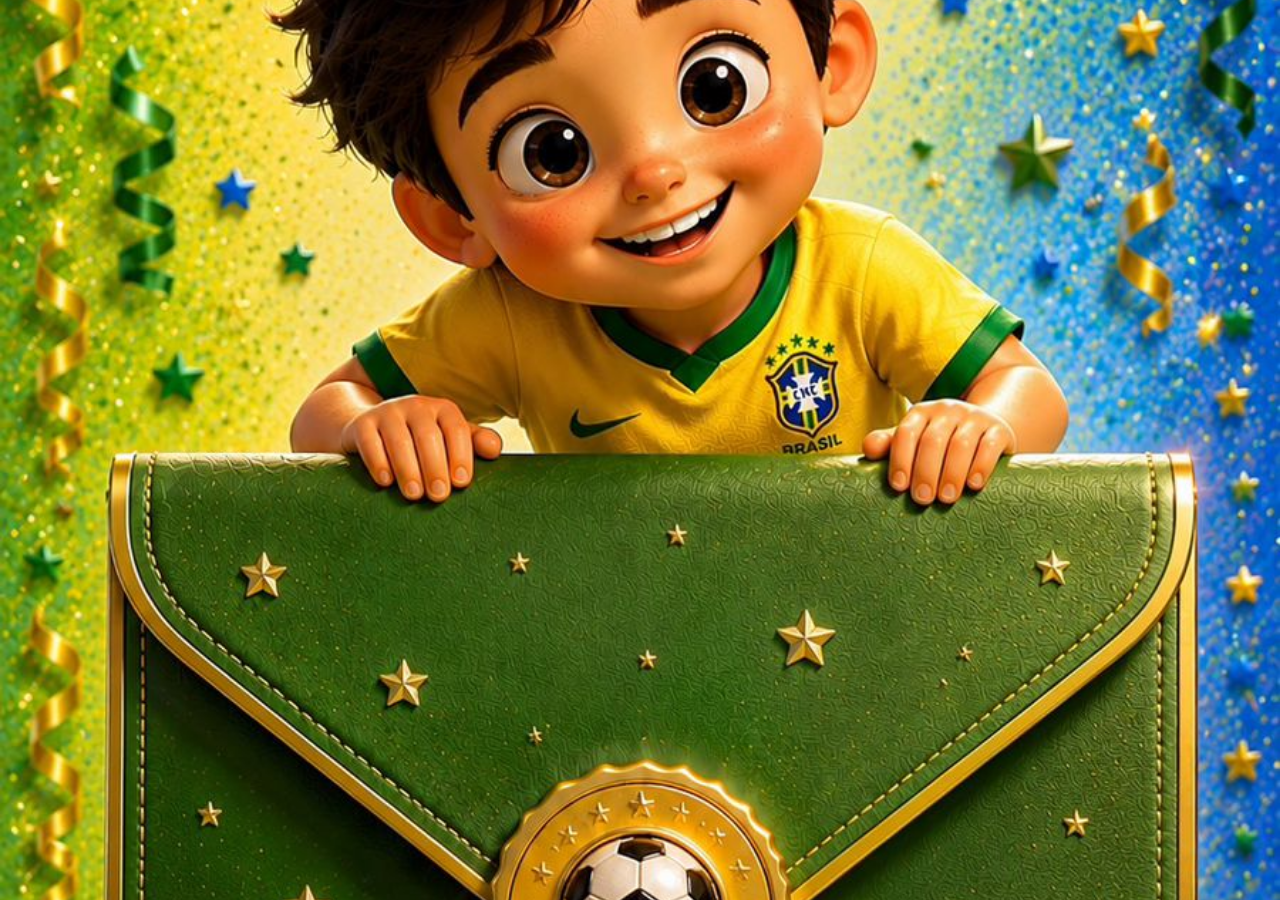
<file: index.html>
<!DOCTYPE html>
<html lang="pt-BR">
<head>
<meta charset="UTF-8">

<meta property="og:title" content="Convocação Especial • Gabriel 10 anos">
<meta property="og:description" content="Toque para abrir seu convite oficial.">
<meta property="og:image" content="https://lariparo-prog.github.io/gabriel-10-anos/preview-whatsapp.jpeg">
<meta property="og:url" content="https://lariparo-prog.github.io/gabriel-10-anos/">
<meta property="og:type" content="website">

<meta name="twitter:card" content="summary_large_image">
<meta name="twitter:title" content="Convocação Especial • Gabriel 10 anos">
<meta name="twitter:description" content="Toque para abrir seu convite oficial.">
<meta name="twitter:image" content="https://lariparo-prog.github.io/gabriel-10-anos/preview-whatsapp.jpeg">

<meta http-equiv="refresh" content="0; url=abertura.html">

<title>Gabriel 10 anos</title>
</head>
<body>
</body>
</html>
</file>
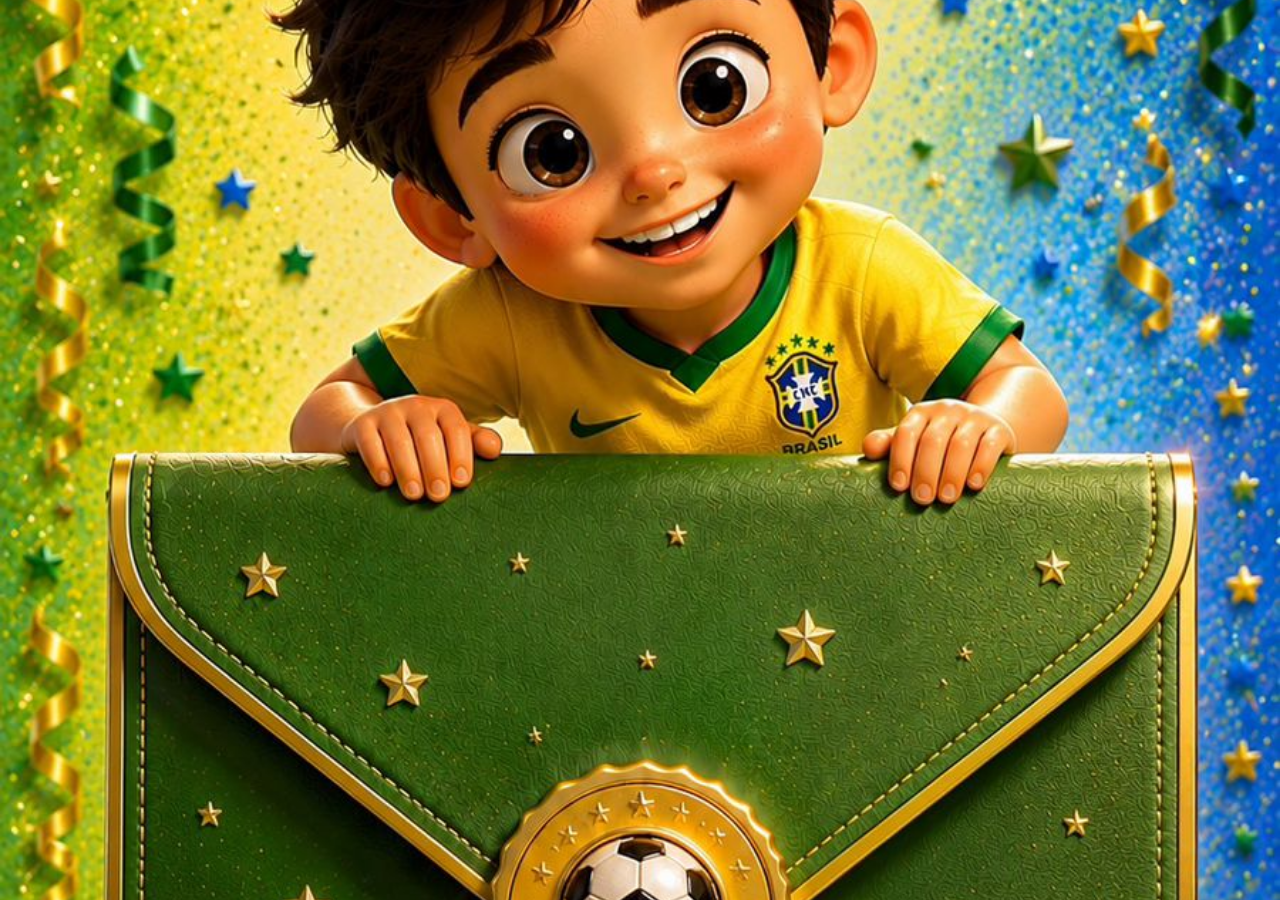
<file: abertura.html>
<!DOCTYPE html>
<html lang="pt-BR">
<head>
<meta charset="UTF-8">
<meta name="viewport" content="width=device-width, initial-scale=1.0, maximum-scale=1.0, user-scalable=no">

<title>Abertura Gabriel</title>

<style>
*{
    margin:0;
    padding:0;
    box-sizing:border-box;
}

html, body{
    width:100%;
    height:100%;
    overflow:hidden;
    background:#000;
    position:fixed;
}

#poster{
    width:100vw;
    height:100svh;
    object-fit:cover;
    object-position:center center;
    display:block;
    cursor:pointer;
}

#video{
    width:100vw;
    height:100svh;
    object-fit:cover;
    display:none;
}
</style>
</head>

<body>

<img id="poster" src="poster.jpeg">

<video id="video" playsinline>
    <source src="abertura.mp4" type="video/mp4">
</video>

<script>
const poster = document.getElementById("poster");
const video = document.getElementById("video");

function abrirVideo(){
    poster.style.display = "none";
    video.style.display = "block";
    video.play();
}

function irParaConvite(){
    window.location.href = "convite.html";
}

poster.addEventListener("click", abrirVideo);
video.addEventListener("ended", irParaConvite);
</script>

</body>
</html>
</file>
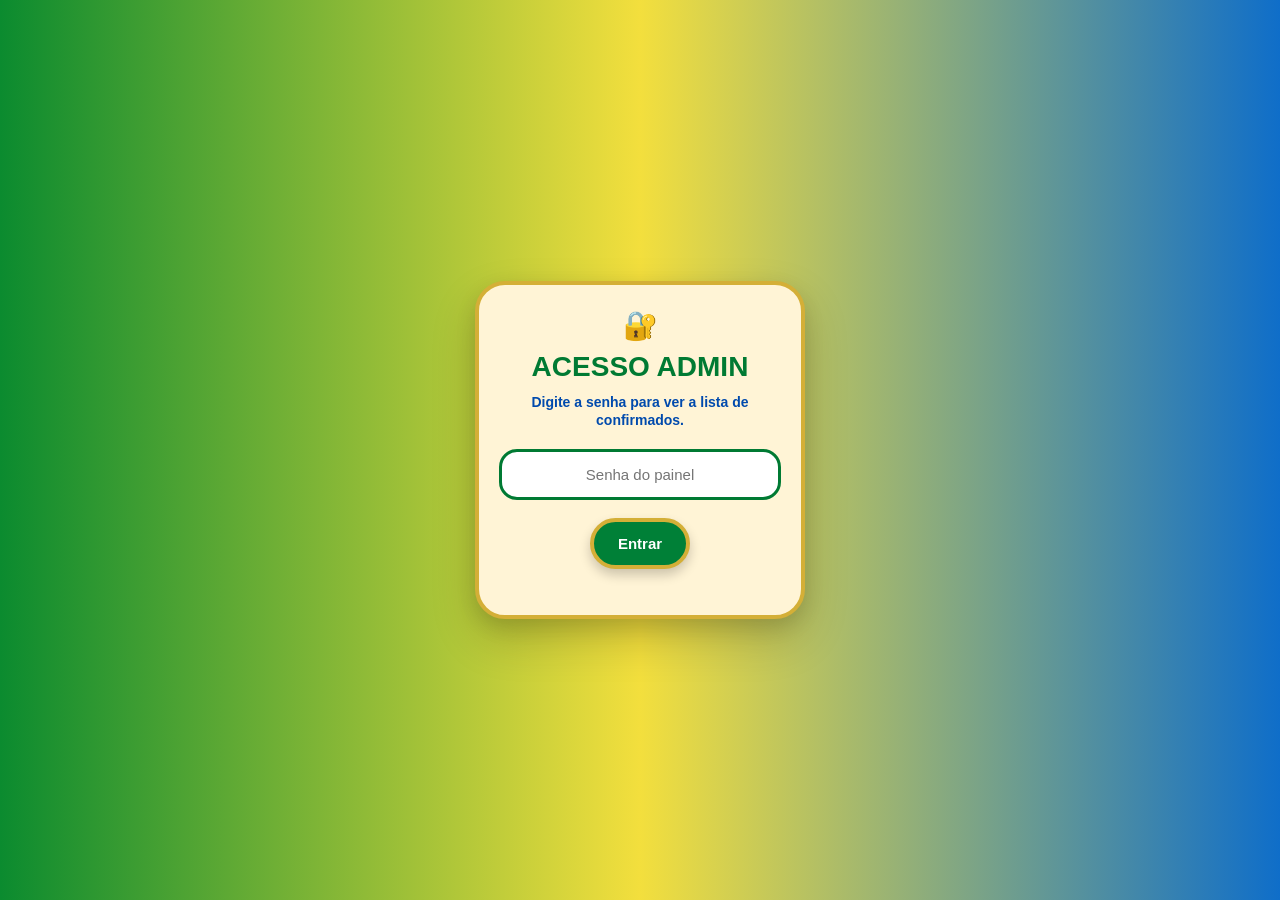
<file: admin.html>
<!DOCTYPE html>
<html lang="pt-BR">

<head>
    <meta charset="UTF-8">
    <meta name="viewport" content="width=device-width, initial-scale=1.0">
    <title>Painel Admin</title>
    <link rel="stylesheet" href="style.css">
</head>

<body>

<main class="story">

    <div id="telaSenha" class="card">

        <div class="topo">🔐</div>

        <h3>Acesso Admin</h3>

        <p class="subtitulo">
            Digite a senha para ver a lista de confirmados.
        </p>

        <input type="password" id="senhaAdmin" placeholder="Senha do painel">

        <button onclick="entrarAdmin()">Entrar</button>

        <p id="erroSenha" class="toque"></p>

    </div>

    <div id="painelAdmin" class="card escondido">

        <div class="topo">📋</div>

        <h3>Painel Admin</h3>

        <div id="resumoAdmin" class="resumo-admin"></div>

        <div class="filtros-admin">
            <button onclick="filtrarLista('todos')">Todos</button>
            <button onclick="filtrarLista('entraram')">Entraram</button>
            <button onclick="filtrarLista('naoEntraram')">Não entraram</button>
        </div>

        <input 
            type="text" 
            id="busca" 
            placeholder="Pesquisar convidado"
            onkeyup="pesquisarConvidado()"
        >

        <div id="listaConfirmados"></div>

        <button onclick="copiarListaWhatsapp()">📋 Copiar para WhatsApp</button>

        <button onclick="baixarCSV()">📥 Baixar Excel</button>

        <button onclick="limparLista()">🗑️ Limpar Lista</button>

    </div>

</main>

<script>
const SENHA_ADMIN = "gabriel10";

let lista = JSON.parse(localStorage.getItem("confirmacoes")) || [];

let filtroAtual = "todos";

let area = document.getElementById("listaConfirmados");
let resumo = document.getElementById("resumoAdmin");

function entrarAdmin() {
    let senhaDigitada = document.getElementById("senhaAdmin").value;
    let erro = document.getElementById("erroSenha");

    if (senhaDigitada === SENHA_ADMIN) {
        document.getElementById("telaSenha").classList.add("escondido");
        document.getElementById("painelAdmin").classList.remove("escondido");

        atualizarLista();
    } else {
        erro.innerHTML = "Senha incorreta. Tente novamente.";
    }
}

function atualizarLista() {
    lista = JSON.parse(localStorage.getItem("confirmacoes")) || [];

    mostrarResumo();
    aplicarFiltros();
}

function mostrarResumo() {
    let totalConfirmacoes = lista.length;
    let totalAdultos = 0;
    let totalCriancas = 0;
    let totalEntraram = 0;
    let totalNaoEntraram = 0;

    lista.forEach(function(item) {
        totalAdultos += Number(item.adultos) || 0;
        totalCriancas += Number(item.criancas) || 0;

        if (item.status === "utilizado") {
            totalEntraram++;
        } else {
            totalNaoEntraram++;
        }
    });

    let totalPessoas = totalAdultos + totalCriancas;

    resumo.innerHTML = `
        <div class="resumo-admin-grid">
            <div>
                <strong>${totalConfirmacoes}</strong>
                <span>confirmações</span>
            </div>

            <div>
                <strong>${totalPessoas}</strong>
                <span>pessoas</span>
            </div>

            <div>
                <strong>${totalAdultos}</strong>
                <span>adultos</span>
            </div>

            <div>
                <strong>${totalCriancas}</strong>
                <span>crianças</span>
            </div>

            <div>
                <strong>${totalEntraram}</strong>
                <span>entraram</span>
            </div>

            <div>
                <strong>${totalNaoEntraram}</strong>
                <span>não entraram</span>
            </div>
        </div>
    `;
}

function filtrarLista(filtro) {
    filtroAtual = filtro;

    aplicarFiltros();
}

function aplicarFiltros() {
    let texto = document.getElementById("busca").value.toLowerCase();

    let resultado = lista.filter(function(item) {
        let combinaBusca =
            item.nome.toLowerCase().includes(texto) ||
            item.codigo.toLowerCase().includes(texto);

        let combinaFiltro = true;

        if (filtroAtual === "entraram") {
            combinaFiltro = item.status === "utilizado";
        }

        if (filtroAtual === "naoEntraram") {
            combinaFiltro = item.status !== "utilizado";
        }

        return combinaBusca && combinaFiltro;
    });

    mostrarLista(resultado);
}

function mostrarLista(listaFiltrada) {
    area.innerHTML = "";

    if (listaFiltrada.length === 0) {
        area.innerHTML = "<p class='subtitulo'>Nenhuma confirmação encontrada.</p>";
        return;
    }

    listaFiltrada.forEach(function(item) {
        let totalPessoas = (Number(item.adultos) || 0) + (Number(item.criancas) || 0);

        let statusTexto = "⏳ Não entrou";

        if (item.status === "utilizado") {
            statusTexto = "✅ Entrou";
        }

        area.innerHTML += `
            <div class="convidado">
                <span>${item.codigo}</span>
                <strong>${item.nome}</strong>
                <p>${item.adultos} adulto(s) • ${item.criancas} criança(s)</p>
                <p>Total: ${totalPessoas} pessoa(s)</p>
                <p>${item.data}</p>
                <p><strong>${statusTexto}</strong></p>
            </div>
        `;
    });
}

function pesquisarConvidado() {
    aplicarFiltros();
}

function calcularTotais() {
    let totalAdultos = 0;
    let totalCriancas = 0;
    let totalEntraram = 0;
    let totalNaoEntraram = 0;

    lista.forEach(function(item) {
        totalAdultos += Number(item.adultos) || 0;
        totalCriancas += Number(item.criancas) || 0;

        if (item.status === "utilizado") {
            totalEntraram++;
        } else {
            totalNaoEntraram++;
        }
    });

    return {
        confirmacoes: lista.length,
        adultos: totalAdultos,
        criancas: totalCriancas,
        pessoas: totalAdultos + totalCriancas,
        entraram: totalEntraram,
        naoEntraram: totalNaoEntraram
    };
}

function copiarListaWhatsapp() {
    atualizarLista();

    if (lista.length === 0) {
        alert("Nenhuma confirmação para copiar.");
        return;
    }

    let totais = calcularTotais();

    let relatorio = "CONFIRMADOS - GABRIEL 10 ANOS\n\n";

    lista.forEach(function(item) {
        let status = item.status === "utilizado" ? "ENTROU" : "NÃO ENTROU";

        relatorio += item.codigo + " | " + item.nome + " | " +
            item.adultos + " adulto(s) | " +
            item.criancas + " criança(s) | " +
            status + " | " +
            item.data + "\n";
    });

    relatorio += "\nTOTAL:\n";
    relatorio += totais.confirmacoes + " confirmação(ões)\n";
    relatorio += totais.adultos + " adulto(s)\n";
    relatorio += totais.criancas + " criança(s)\n";
    relatorio += totais.pessoas + " pessoa(s)\n";
    relatorio += totais.entraram + " já entraram\n";
    relatorio += totais.naoEntraram + " não entraram\n";

    navigator.clipboard.writeText(relatorio);

    alert("Lista copiada! Agora é só colar no WhatsApp.");
}

function baixarCSV() {
    atualizarLista();

    if (lista.length === 0) {
        alert("Nenhuma confirmação para baixar.");
        return;
    }

    let csv = "Código;Nome;Adultos;Crianças;Total de Pessoas;Status;Data\n";

    lista.forEach(function(item) {
        let totalPessoas = (Number(item.adultos) || 0) + (Number(item.criancas) || 0);
        let status = item.status === "utilizado" ? "Entrou" : "Não entrou";

        csv += item.codigo + ";";
        csv += item.nome + ";";
        csv += item.adultos + ";";
        csv += item.criancas + ";";
        csv += totalPessoas + ";";
        csv += status + ";";
        csv += item.data + "\n";
    });

    let arquivo = new Blob([csv], { type: "text/csv;charset=utf-8;" });

    let link = document.createElement("a");
    link.href = URL.createObjectURL(arquivo);
    link.download = "confirmados-gabriel-10-anos.csv";
    link.click();
}

function limparLista() {
    let confirmar = confirm("Tem certeza que deseja limpar toda a lista? Essa ação não pode ser desfeita.");

    if (confirmar) {
        localStorage.removeItem("confirmacoes");
        localStorage.removeItem("proximoCodigo");
        location.reload();
    }
}
</script>

</body>

</html>
</file>
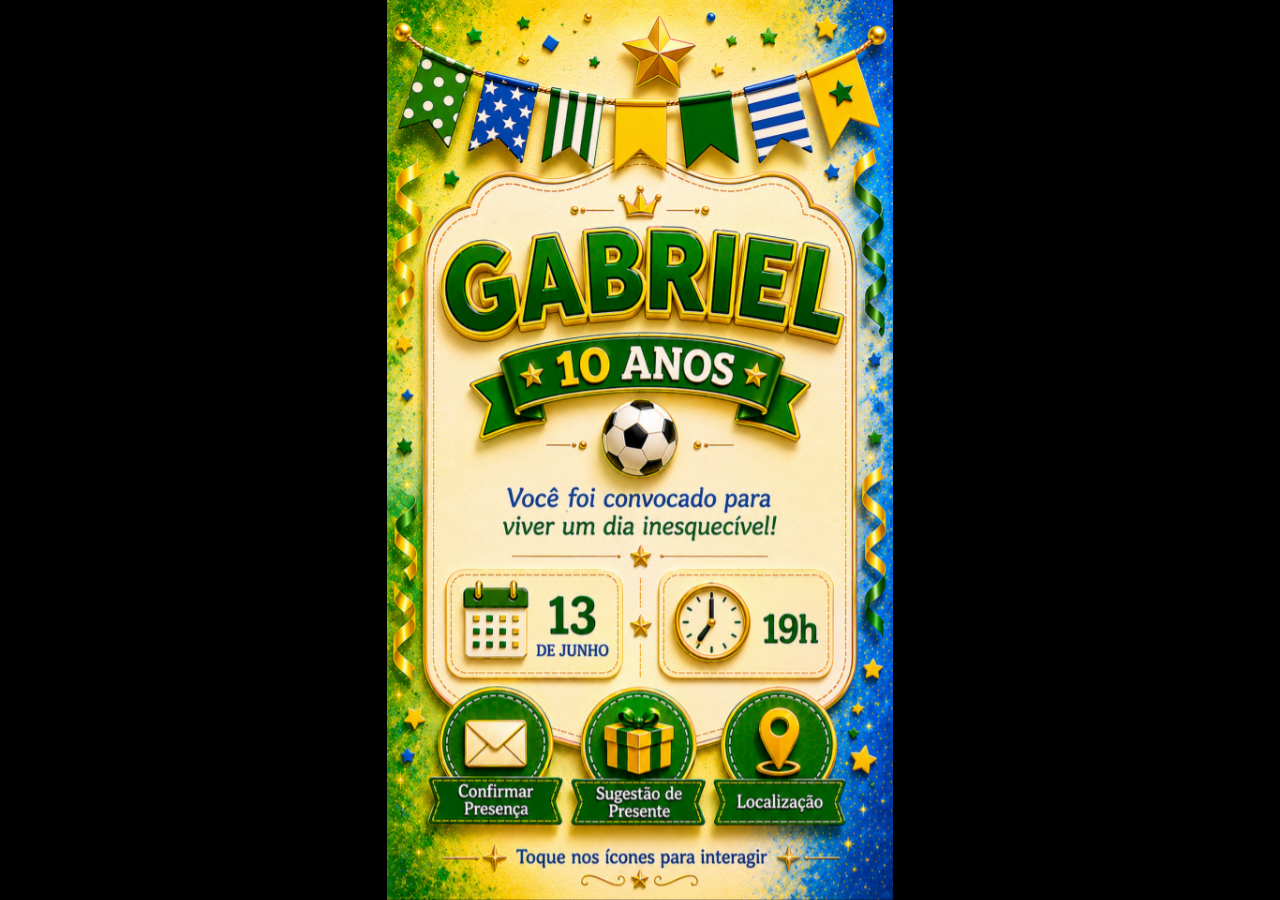
<file: convite.html>
<!DOCTYPE html>
<html lang="pt-BR">
<head>
<meta charset="UTF-8">
<meta name="viewport" content="width=device-width, initial-scale=1.0">

<title>Convite Copa do Mundo</title>

<style>
*{
    margin:0;
    padding:0;
    box-sizing:border-box;
}

body{
    background:#000;
    position:fixed;
    width:100vw;
    height:100svh;
    overflow:hidden;
}

.imagem{
    width:100vw;
    height:100svh;
    object-fit:contain;
    object-position:center;
    display:block;
}

.presentes{
    position:absolute;
    top:76%;
    left:35%;
    width:30%;
    height:8%;
    cursor:pointer;
}

.confirmar{
    position:absolute;
    top:76%;
    left:5%;
    width:30%;
    height:8%;
    cursor:pointer;
}

.localizacao{
    position:absolute;
    top:76%;
    left:65%;
    width:30%;
    height:8%;
    cursor:pointer;
}
</style>
</head>

<body>

<img src="convite.png" class="imagem">

<div class="presentes"
onclick="window.location.href='presentes.html'">
</div>

<div class="confirmar"
onclick="window.location.href='confirmacao.html'">
</div>

<div class="localizacao"
onclick="window.open('https://www.google.com/maps/place/Gr%C3%AAmio+Cultural+de+Colina+-+R.+Dr.+Osc%C3%A1r+Pinheiro+Barcelos,+291,+Colina+-+SP,+14770-000/@-20.7123217,-48.5308659,17z/data=!4m6!3m5!1s0x94bb92bdae47f1b1:0xdc0c65a21ed74bdc!8m2!3d-20.7123217!4d-48.5308659!16s%2Fg%2F1tdb0s_6')">
</div>

</body>
</html>
</file>
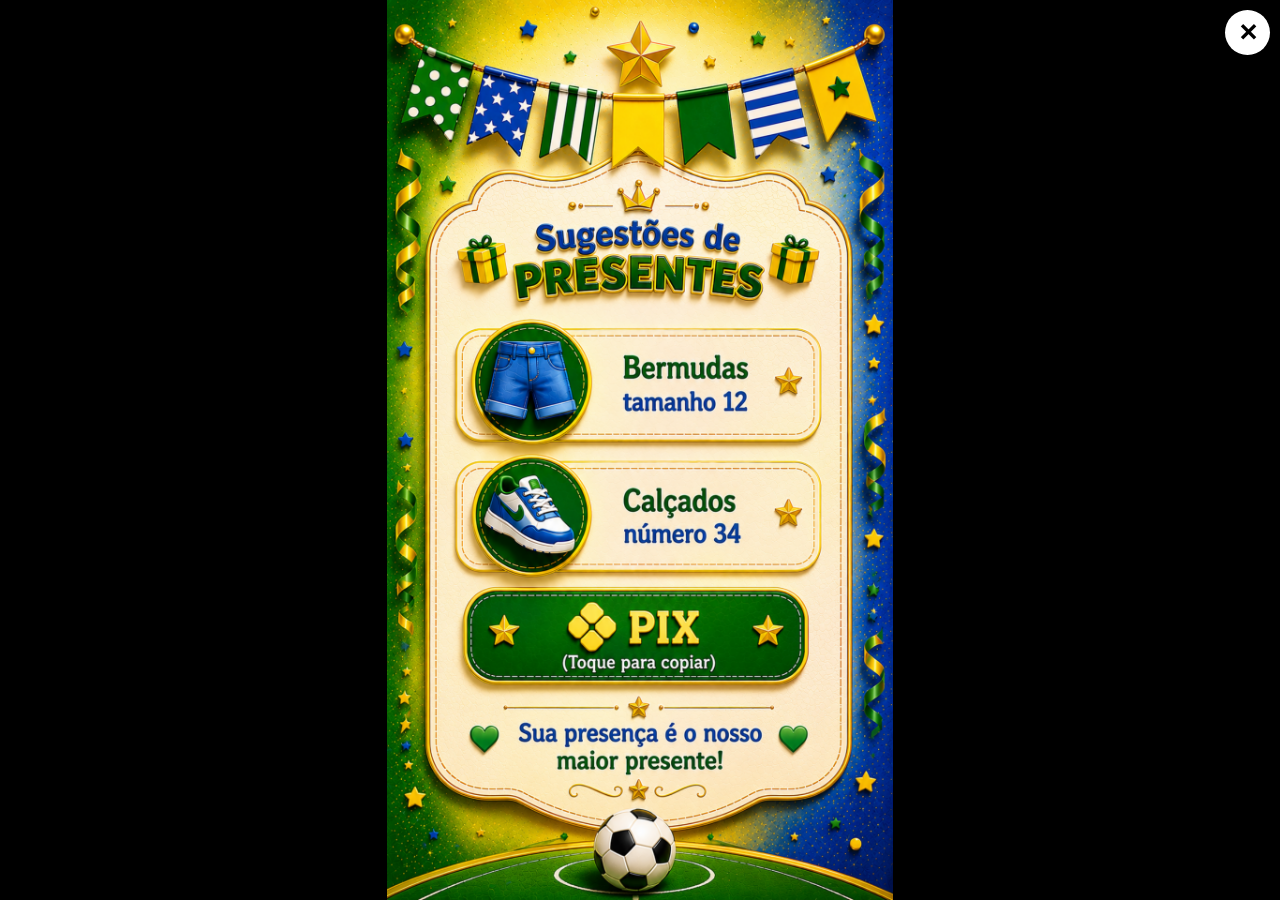
<file: presentes.html>
<!DOCTYPE html>
<html lang="pt-BR">
<head>
<meta charset="UTF-8">
<meta name="viewport" content="width=device-width, initial-scale=1.0">

<title>Sugestões de Presentes</title>

<style>
*{
    margin:0;
    padding:0;
    box-sizing:border-box;
}

body{
    background:#000;
    width:100vw;
    height:100svh;
    overflow:hidden;
    position:fixed;
}

.imagem{
    width:100vw;
    height:100svh;
    object-fit:contain;
    object-position:center;
    display:block;
}

.fechar{
    position:fixed;
    top:10px;
    right:10px;
    width:45px;
    height:45px;
    border:none;
    border-radius:50%;
    background:white;
    font-size:24px;
    font-weight:bold;
    cursor:pointer;
    z-index:999;
}

.pix{
    position:absolute;
    top:60%;
    left:8%;
    width:84%;
    height:14%;
    cursor:pointer;
}

.mensagem{
    position:fixed;
    bottom:30px;
    left:50%;
    transform:translateX(-50%);
    background:#16a34a;
    color:white;
    padding:12px 20px;
    border-radius:10px;
    font-weight:bold;
    white-space: nowrap;
    width: max-content;
    display:none;
    z-index:9999;
}
</style>
</head>

<body>

<button class="fechar" onclick="window.location.href='convite.html'">
✕
</button>

<img src="presentes.png" class="imagem">

<div class="pix" onclick="copiarPix()"></div>

<div class="mensagem" id="msg">
✅ Chave Pix copiada!
</div>

<script>
function copiarPix(){

    navigator.clipboard.writeText("+5517991445659");

    const msg = document.getElementById("msg");
    msg.style.display = "block";

    setTimeout(()=>{
        msg.style.display = "none";
    },2000);
}
</script>

</body>
</html>
</file>
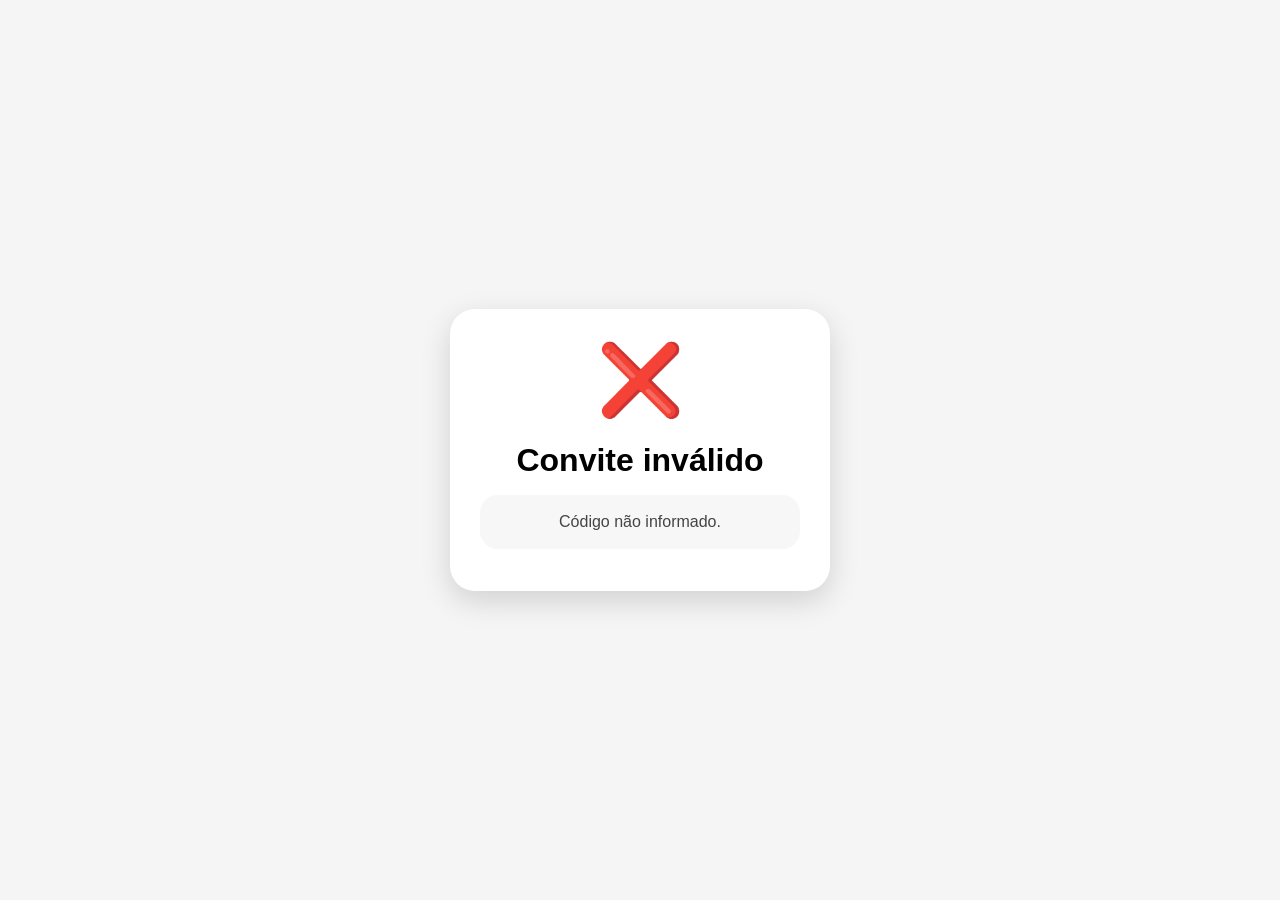
<file: validar.html>
<!DOCTYPE html>
<html lang="pt-BR">

<head>
<meta charset="UTF-8">
<meta name="viewport" content="width=device-width, initial-scale=1.0">

<title>Validação</title>

<style>

body{
    margin:0;
    min-height:100vh;
    display:flex;
    justify-content:center;
    align-items:center;
    background:#f5f5f5;
    font-family:Arial,sans-serif;
}

.card{
    width:320px;
    background:white;
    padding:30px;
    border-radius:25px;
    text-align:center;
    box-shadow:0 10px 30px rgba(0,0,0,.15);
}

.status{
    font-size:70px;
    margin-bottom:15px;
}

h1{
    margin-bottom:15px;
}

.nome{
    font-size:24px;
    color:#007a33;
    font-weight:bold;
    margin-bottom:16px;
}

.dados{
    background:#f7f7f7;
    border-radius:18px;
    padding:14px;
    color:#444;
    font-size:16px;
    line-height:1.6;
    margin-top:10px;
}

.codigo{
    margin-top:12px;
    color:#d4af37;
    font-weight:bold;
    font-size:18px;
}

</style>

</head>

<body>

<div class="card">

    <div id="status" class="status">⏳</div>

    <h1 id="titulo">Validando...</h1>

    <div id="nome" class="nome"></div>

    <div id="dados" class="dados"></div>

    <div id="codigo" class="codigo"></div>

</div>

<script src="validar.js"></script>

</body>
</html>
</file>
<file: style.css>
*{
    margin:0;
    padding:0;
    box-sizing:border-box;
}

body{
    font-family:Arial, sans-serif;
    height:100svh;
    background:linear-gradient(90deg,#0b8b2f 0%,#f3df3d 50%,#0f6ec9 100%);
    display:flex;
    justify-content:center;
    align-items:center;
    overflow:hidden;
}

.story{
    width:100vw;
    height:100svh;
    display:flex;
    justify-content:center;
    align-items:center;
    padding:10px;
    overflow:hidden;
}

.card{
    width:330px;
    max-width:86vw;
    background:#fff4d6;
    border:4px solid #d4af37;
    border-radius:30px;
    padding:24px 20px;
    text-align:center;
    box-shadow:
        0 20px 45px rgba(0,0,0,.18),
        0 8px 20px rgba(0,0,0,.12);
    margin:12px auto;
}

.topo{
    font-size:28px;
    margin-bottom:10px;
}

h1{
    color:#007a33;
    font-size:36px;
    text-transform:uppercase;
}

h2{
    color:#d4af37;
    font-size:21px;
    margin-top:4px;
}

.frase{
    color:#004aad;
    font-weight:bold;
    font-size:15px;
    margin:22px 0;
    line-height:1.35;
}

input{
    width:100%;
    padding:14px;
    border:3px solid #007a33;
    border-radius:18px;
    text-align:center;
    font-size:15px;
    margin-bottom:18px;
}

button{
    background:#008037;
    color:white;
    border:4px solid #d4af37;
    padding:13px 24px;
    border-radius:50px;
    font-size:15px;
    font-weight:bold;
    cursor:pointer;
    box-shadow:0 6px 12px rgba(0,0,0,.20);
}

.toque{
    margin-top:22px;
    color:#007a33;
    font-weight:bold;
    font-size:13px;
}

.escondido{
    display:none !important;
}

h3{
    color:#007a33;
    font-size:28px;
    text-transform:uppercase;
    margin-bottom:12px;
    line-height:1.05;
}

.subtitulo{
    color:#004aad;
    font-size:14px;
    font-weight:bold;
    line-height:1.3;
    margin-bottom:20px;
}

.contador{
    background:white;
    border:3px solid #d4af37;
    border-radius:20px;
    padding:16px 14px;
    margin:16px 0;
}

.contador span{
    display:block;
    color:#007a33;
    font-size:15px;
    font-weight:bold;
    text-transform:uppercase;
    margin-bottom:12px;
}

.controle{
    display:flex;
    justify-content:center;
    align-items:center;
    gap:28px;
}

.controle strong{
    color:#004aad;
    font-size:32px;
    min-width:30px;
}

.botao-contador{
    width:48px;
    height:48px;
    padding:0;
    border-radius:50%;
    font-size:26px;
}

.bola-girando{
    font-size:60px;
    margin-bottom:20px;
    animation:girar 1s linear infinite;
}

@keyframes girar{
    from{ transform:rotate(0deg); }
    to{ transform:rotate(360deg); }
}

/* TELA FINAL - INGRESSO */

.ticket{
    position:relative;
    width:340px;
    max-width:88vw;
    min-height:auto;
    background:#fff4d6;
    border:4px solid #d4af37;
    border-radius:28px;
    padding:0 18px 22px;
    margin:0 auto;
    text-align:center;
    overflow:hidden;
    box-shadow:
        0 24px 50px rgba(0,0,0,.20),
        0 10px 22px rgba(0,0,0,.14);
    transform:scale(0.82);
    transform-origin:center center;
}

.ticket.escondido{
    display:none !important;
}

.ticket-topo{
    background:linear-gradient(135deg,#007a33,#004aad);
    color:white;
    margin:-4px -18px 18px;
    padding:28px 18px 20px;
    border-bottom:4px solid #d4af37;
    border-radius:24px 24px 0 0;
}

.ticket-label{
    display:inline-block;
    background:#d4af37;
    color:white;
    padding:6px 14px;
    border-radius:30px;
    font-size:11px;
    font-weight:bold;
    letter-spacing:.5px;
    margin-bottom:12px;
}

.ticket-topo h3{
    color:white;
    font-size:26px;
    margin-bottom:6px;
}

.ticket-topo p{
    font-size:13px;
    font-weight:bold;
    opacity:.95;
}

.ticket-linha{
    width:100%;
    height:2px;
    background:#d4af37;
    margin:14px 0;
}

.ticket-linha.pontilhada{
    display:none;
}

.ticket-info{
    background:white;
    border:3px solid #d4af37;
    border-radius:18px;
    padding:13px;
    margin-bottom:14px;
}

.ticket-info span{
    display:block;
    color:#004aad;
    font-size:10px;
    font-weight:bold;
    text-transform:uppercase;
    margin-bottom:4px;
}

.ticket-info strong{
    color:#007a33;
    font-size:24px;
    font-weight:800;
}

.ticket-evento{
    background:white;
    border:2px solid #d4af37;
    border-radius:18px;
    padding:12px;
    margin-bottom:16px;
    color:#007a33;
    font-size:15px;
    font-weight:bold;
}

.ticket-resumo{
    margin-bottom:14px;
}

.ticket-qr{
    width:190px;
    height:190px;
    margin:0 auto 15px;
    background:white;
    border:3px solid #d4af37;
    padding:4px;
    display:flex;
    align-items:center;
    justify-content:center;
    overflow:hidden;
}

.qrcode img,
.qrcode canvas{
    width:100% !important;
    height:100% !important;
    display:block;
    object-fit:contain;
}

.ticket-codigo{
    display:inline-block;
    background:#d4af37;
    color:white;
    padding:8px 18px;
    border-radius:30px;
    font-weight:bold;
    font-size:13px;
    margin-bottom:12px;
}

.ticket-aviso{
    color:#555;
    font-size:13px;
    font-weight:500;
    margin-bottom:14px;
    line-height:1.35;
}

.ticket-botao{
    display:block;
    margin:0 auto;
    padding:10px 18px;
    font-size:13px;
}

.ticket-picote{
    position:absolute;
    top:63%;
    width:42px;
    height:42px;
    background:linear-gradient(90deg,#0b8b2f 0%,#f3df3d 50%,#0f6ec9 100%);
    border:4px solid #d4af37;
    border-radius:50%;
    transform:translateY(-50%);
    z-index:10;
}

.ticket-picote-esquerda{
    left:-25px;
}

.ticket-picote-direita{
    right:-25px;
}

/* Compatibilidade */

.final-card.escondido{
    display:none !important;
}

.resumo-final{
    display:inline-block;
    background:#007a33;
    color:white;
    padding:10px 22px;
    border-radius:22px;
    font-size:12px;
    font-weight:bold;
}

.codigo{
    display:inline-block;
}

/* ADMIN */

.resumo-admin-grid{
    display:grid;
    grid-template-columns:repeat(2,1fr);
    gap:10px;
    margin:14px 0 18px;
}

.resumo-admin-grid div{
    background:white;
    border:2px solid #d4af37;
    border-radius:16px;
    padding:12px 8px;
    text-align:center;
}

.resumo-admin-grid strong{
    display:block;
    color:#007a33;
    font-size:18px;
    margin-bottom:4px;
}

.resumo-admin-grid span{
    color:#004aad;
    font-size:12px;
    font-weight:bold;
}

#busca{
    margin-bottom:16px;
}

#listaConfirmados .convidado{
    background:white;
    border:2px solid #d4af37;
    border-radius:18px;
    padding:12px;
    margin:12px 0;
    text-align:center;
    box-shadow:0 4px 10px rgba(0,0,0,.08);
}

#listaConfirmados .convidado span{
    display:block;
    color:#d4af37;
    font-weight:bold;
    font-size:13px;
    margin-bottom:4px;
}

#listaConfirmados .convidado strong{
    display:block;
    color:#007a33;
    font-size:18px;
    margin-bottom:6px;
}

#listaConfirmados .convidado p{
    color:#333;
    font-size:13px;
    margin:3px 0;
    line-height:1.4;
}

#listaConfirmados + button{
    margin-top:16px;
    margin-bottom:12px;
}

button + button{
    margin-top:10px;
}

@media (max-width:430px){

    .card{
        width:330px;
        max-width:86vw;
        padding:22px 18px;
        margin:12px auto;
    }

    .ticket{
        width:340px;
        max-width:88vw;
        min-height:auto;
        transform:scale(0.82);
        transform-origin:center center;
    }

    .ticket-topo h3{
        font-size:26px;
    }

    .ticket-qr{
        width:190px;
        height:190px;
    }

    .ticket-botao{
        font-size:13px;
        padding:10px 18px;
    }
}
</file>
